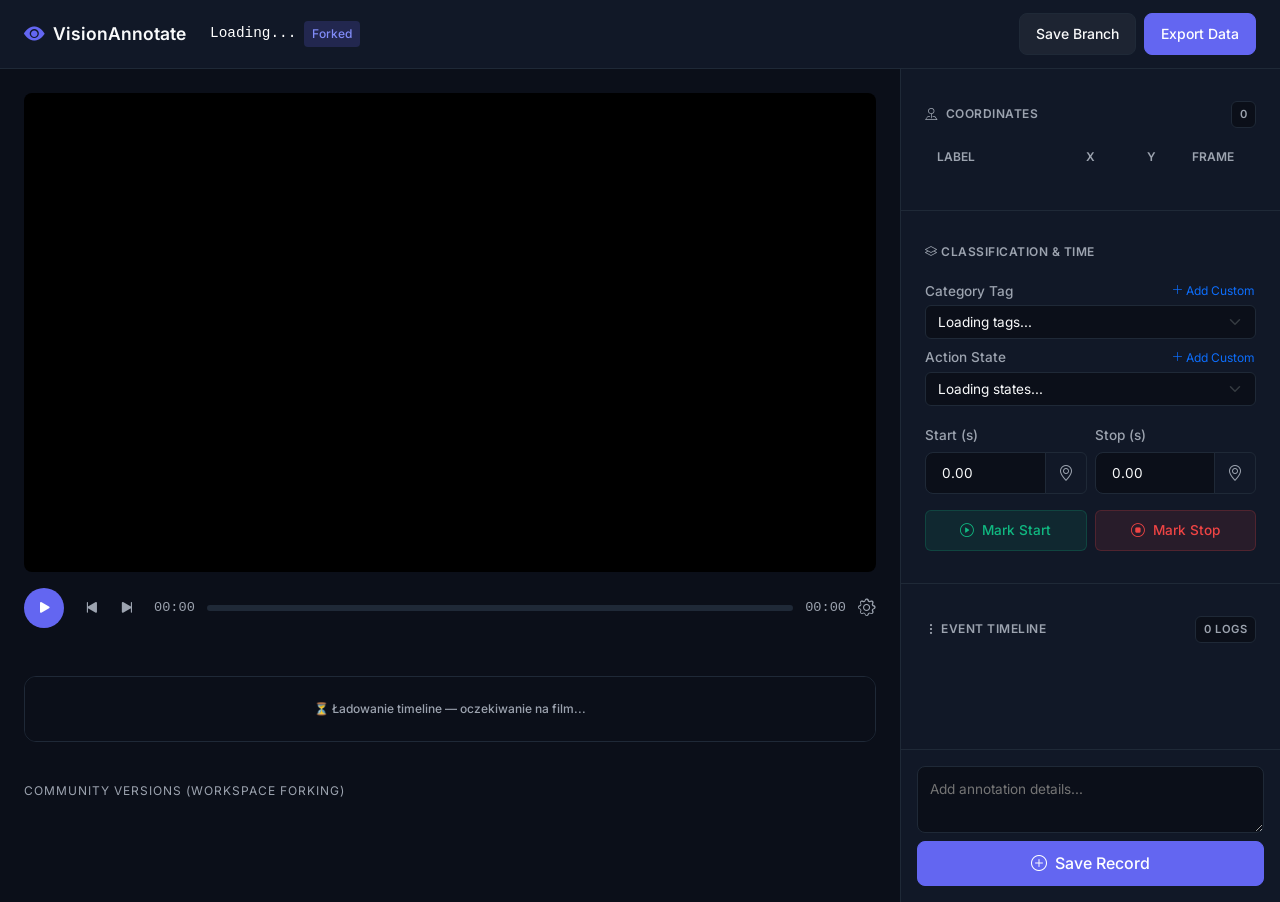
<file: frontend/index.html>
<!DOCTYPE html>
<html lang="pl">

<head>
    <meta charset="UTF-8">
    <meta name="viewport" content="width=device-width, initial-scale=1.0">
    <title>Workspace - VisionAnnotate</title>
    <link rel="preconnect" href="https://fonts.googleapis.com">
    <link rel="preconnect" href="https://fonts.gstatic.com" crossorigin>
    <link href="https://fonts.googleapis.com/css2?family=Inter:wght@400;500;600;700&display=swap" rel="stylesheet">
    <link href="https://cdn.jsdelivr.net/npm/bootstrap@5.3.2/dist/css/bootstrap.min.css" rel="stylesheet">
    <link rel="stylesheet" href="https://cdn.jsdelivr.net/npm/bootstrap-icons@1.11.1/font/bootstrap-icons.css">
    <link rel="stylesheet" href="css/style.css">
</head>

<body>

    <nav class="va-workspace-nav d-flex justify-content-between align-items-center">
        <div class="d-flex align-items-center gap-2 gap-md-4">
            <a href="dashboard.html" class="va-brand">
                <i class="bi bi-eye-fill va-brand-icon"></i>
                <span class="d-none d-md-inline">VisionAnnotate</span>
            </a>
            <div class="d-flex align-items-center gap-2">
                <span id="projectTitleDisplay" class="text-white font-monospace text-truncate d-inline-block"
                    style="font-size: 0.9rem; max-width: 120px;">Loading...</span>
                <span class="badge-forked d-none d-sm-inline-block">Forked</span>
            </div>
            <div id="viewModeBanner" class="view-mode-banner d-none">
                <i class="bi bi-eye"></i> Viewing version (Read-only)
            </div>
        </div>
        <div class="d-flex gap-2">
            <button class="btn btn-secondary-dark btn-sm px-2 px-md-3">
                <i class="bi bi-cloud-arrow-up d-inline d-md-none"></i>
                <span class="d-none d-md-inline">Save Branch</span>
            </button>
            <button class="btn btn-primary btn-sm px-2 px-md-3">
                <i class="bi bi-download d-inline d-md-none"></i>
                <span class="d-none d-md-inline">Export Data</span>
            </button>
        </div>
    </nav>

    <div class="workspace-container">
        <div class="workspace-main">

            <div class="video-wrapper" id="videoContainer">
                <div id="ytplayer" class="video-iframe"></div>
                <canvas id="annotationCanvas" class="canvas-layer"></canvas>
            </div>
            <div id="floatingActionMenu" class="floating-action-menu" style="display: none;">
                <button id="floatingRenameBtn" class="action-btn rename-btn" title="Rename">
                    <i class="bi bi-pencil"></i>
                </button>
                <button id="floatingTrashBtn" class="action-btn trash-btn" title="Delete Box">
                    <i class="bi bi-trash"></i>
                </button>
            </div>

            <div class="player-controls">
                <button class="btn-play" id="playPauseBtn">
                    <i class="bi bi-play-fill" id="playIcon"></i>
                </button>

                <div class="d-flex gap-1">
                    <button class="btn-frame" id="prevFrameBtn" title="Previous Frame"><i
                            class="bi bi-skip-start-fill"></i></button>
                    <button class="btn-frame" id="nextFrameBtn" title="Next Frame"><i
                            class="bi bi-skip-end-fill"></i></button>
                </div>

                <div class="time-display" id="currentTimeDisplay">00:00</div>

                <div class="progress-container" id="progressBarContainer">
                    <div class="progress-bar-fill" id="progressBar"></div>
                    <div class="progress-handle"></div>
                </div>

                <div class="time-display" id="durationDisplay">00:00</div>

                <button class="btn-icon"><i class="bi bi-gear"></i></button>
            </div>

            <div class="scrub-timeline-section">
                <canvas id="scrubTimeline" class="scrub-timeline-canvas"></canvas>
            </div>

            <div class="community-section">
                <div class="community-header">COMMUNITY VERSIONS (WORKSPACE FORKING)</div>
                <div class="d-flex gap-2" id="userCarousel">
                </div>
            </div>
        </div>

        <div class="workspace-sidebar">
            <div class="sidebar-panel">
                <div class="panel-header">
                    <div><i class="bi bi-pin-map me-2"></i>Coordinates</div>
                    <div class="panel-badge" id="coordCountBadge">0</div>
                </div>
                <div class="coord-table-header">
                    <div>Label</div>
                    <div>X</div>
                    <div>Y</div>
                    <div>Frame</div>
                </div>
                <div id="coordinatesList"></div>
            </div>

            <div class="sidebar-panel">
                <div class="panel-header">
                    <div><i class="bi bi-layers"></i> CLASSIFICATION & TIME</div>
                </div>

                <div class="mb-2">
                    <div class="d-flex justify-content-between align-items-center mb-1">
                        <label class="form-label mb-0">Category Tag</label>
                        <button id="add-custom-tag-btn" class="btn btn-link btn-xs p-0 text-decoration-none text-cyan" style="font-size: 0.75rem;"><i class="bi bi-plus-lg"></i> Add Custom</button>
                    </div>
                    <select id="tag-select" class="form-select va-input-bg">
                        <option value="">Loading tags...</option>
                    </select>
                </div>

                <div class="mb-3">
                    <div class="d-flex justify-content-between align-items-center mb-1">
                        <label class="form-label mb-0">Action State</label>
                        <button id="add-custom-state-btn" class="btn btn-link btn-xs p-0 text-decoration-none text-cyan" style="font-size: 0.75rem;"><i class="bi bi-plus-lg"></i> Add Custom</button>
                    </div>
                    <select id="state-select" class="form-select va-input-bg">
                        <option value="">Loading states...</option>
                    </select>
                </div>

                <div class="row g-2 mb-3">
                    <div class="col-6">
                        <label class="form-label">Start (s)</label>
                        <div class="input-group">
                            <input type="number" id="start-time-input" class="form-control va-input-bg" step="0.1"
                                value="0.00">
                            <button class="btn btn-outline-secondary" id="set-start-btn" title="Capture Player Time"><i
                                    class="bi bi-geo-alt"></i></button>
                        </div>
                    </div>
                    <div class="col-6">
                        <label class="form-label">Stop (s)</label>
                        <div class="input-group">
                            <input type="number" id="end-time-input" class="form-control va-input-bg" step="0.1"
                                value="0.00">
                            <button class="btn btn-outline-secondary" id="set-end-btn" title="Capture Player Time"><i
                                    class="bi bi-geo-alt"></i></button>
                        </div>
                    </div>
                </div>

                <div class="d-flex gap-2">
                    <button class="btn-state btn-start" id="quick-start-btn"><i class="bi bi-play-circle"></i> Mark
                        Start</button>
                    <button class="btn-state btn-stop" id="quick-stop-btn"><i class="bi bi-stop-circle"></i> Mark
                        Stop</button>
                </div>
            </div>

            <div class="sidebar-panel"
                style="flex: 1; display: flex; flex-direction: column; border-bottom: none; padding-bottom: 0;">
                <div class="panel-header">
                    <div><i class="bi bi-three-dots-vertical"></i> EVENT TIMELINE</div>
                    <div class="panel-badge" id="eventCountBadge">0 logs</div>
                </div>

                <div class="timeline-container" id="eventsTimelineList" style="flex: 1; overflow-y: auto;">
                </div>
            </div>

            <div class="note-input-container">
                <div class="position-relative d-flex flex-column gap-2">
                    <textarea id="event-comment" class="note-input" placeholder="Add annotation details..."
                        rows="2"></textarea>
                    <button id="save-event-btn" class="btn btn-primary w-100">
                        <i class="bi bi-plus-circle me-2"></i>Save Record
                    </button>
                </div>
            </div>

        </div>
    </div>

    <!-- Modal for custom tag/state -->
    <div class="modal fade" id="customTagStateModal" tabindex="-1" aria-hidden="true">
        <div class="modal-dialog modal-dialog-centered modal-sm">
            <div class="modal-content" style="background: #111827; border: 1px solid #1F2937; color: #fff; border-radius: 12px;">
                <div class="modal-header border-bottom-0 pb-0">
                    <h5 class="modal-title" id="customModalTitle" style="font-size: 1rem; font-weight: 600;">Add Custom Item</h5>
                    <button type="button" class="btn-close btn-close-white" data-bs-dismiss="modal" aria-label="Close"></button>
                </div>
                <div class="modal-body">
                    <div class="mb-3">
                        <label class="form-label" style="font-size: 0.85rem; color: #9CA3AF;">Name</label>
                        <input type="text" id="custom-item-name" class="form-control va-input-bg" placeholder="Enter name...">
                    </div>
                </div>
                <div class="modal-footer border-top-0 pt-0">
                    <button type="button" class="btn btn-secondary-dark btn-sm" data-bs-dismiss="modal">Cancel</button>
                    <button type="button" id="save-custom-item-btn" class="btn btn-primary btn-sm px-3">Save</button>
                </div>
            </div>
        </div>
    </div>

    <script src="https://www.youtube.com/iframe_api"></script>
    <script src="js/utils.js"></script>
    <script src="js/app-state.js"></script>
    <script src="js/youtube-player.js"></script>
    <script src="js/canvas-engine.js"></script>
    <script src="js/canvas-editor.js"></script>
    <script src="js/ui-ux-polish.js"></script>
    <script src="js/workspace-manager.js"></script>
    <script src="js/timeline.js"></script>
    <script src="https://cdn.jsdelivr.net/npm/bootstrap@5.3.2/dist/js/bootstrap.bundle.min.js"></script>
</body>

</html>
</file>
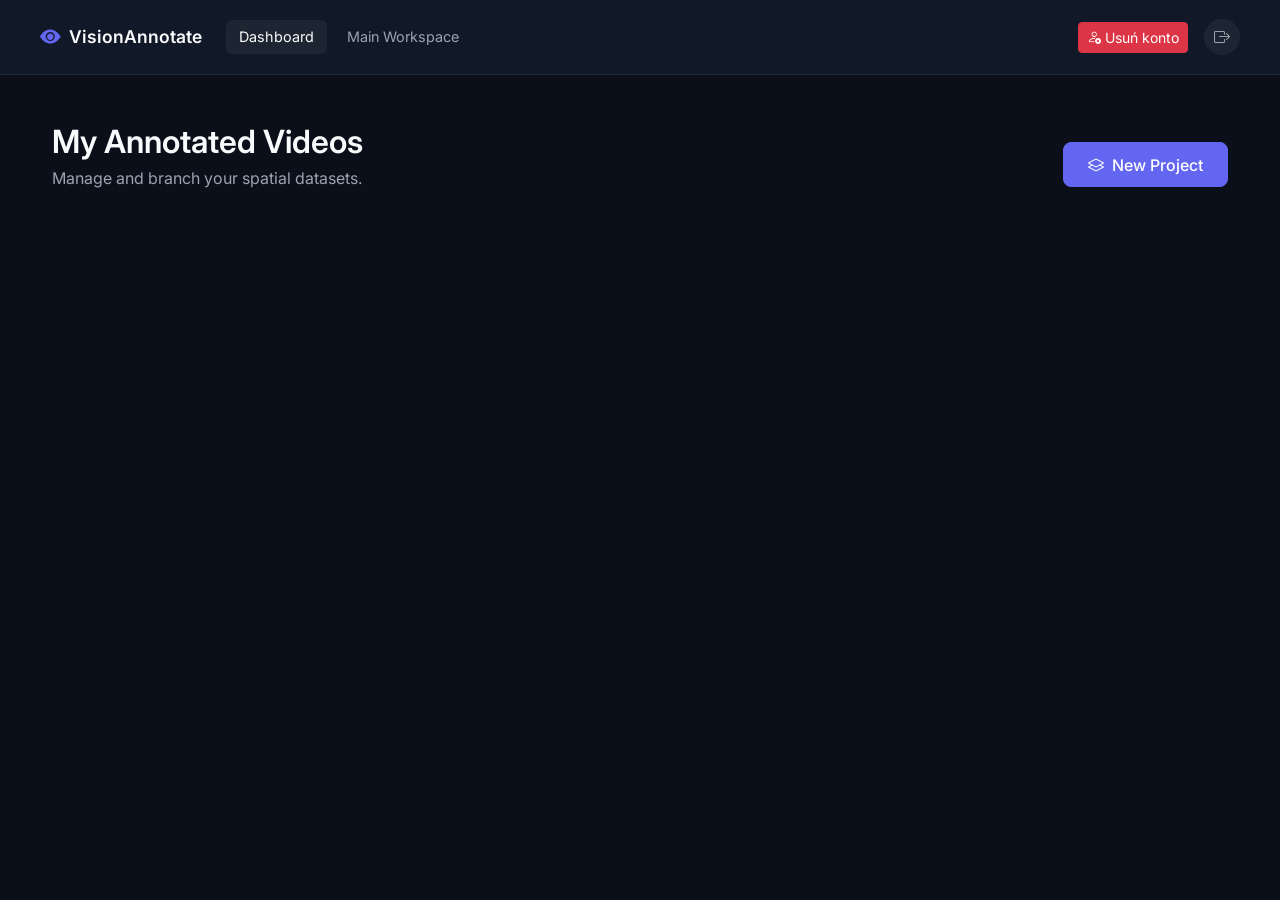
<file: frontend/dashboard.html>
<!DOCTYPE html>
<html lang="pl">

<head>
    <meta charset="UTF-8">
    <meta name="viewport" content="width=device-width, initial-scale=1.0">
    <title>Dashboard - VisionAnnotate</title>
    <link rel="preconnect" href="https://fonts.googleapis.com">
    <link rel="preconnect" href="https://fonts.gstatic.com" crossorigin>
    <link href="https://fonts.googleapis.com/css2?family=Inter:wght@400;500;600;700&display=swap" rel="stylesheet">
    <link href="https://cdn.jsdelivr.net/npm/bootstrap@5.3.2/dist/css/bootstrap.min.css" rel="stylesheet">
    <link rel="stylesheet" href="https://cdn.jsdelivr.net/npm/bootstrap-icons@1.11.1/font/bootstrap-icons.css">
    <link rel="stylesheet" href="css/style.css">
</head>

<body>

    <nav class="va-navbar d-flex align-items-center justify-content-between">
        <div class="d-flex align-items-center gap-4">
            <a href="dashboard.html" class="va-brand">
                <i class="bi bi-eye-fill va-brand-icon"></i>
                VisionAnnotate
            </a>
            <div class="d-flex gap-2">
                <a href="#" class="va-nav-link active">Dashboard</a>
                <a href="index.html" class="va-nav-link">Main Workspace</a>
            </div>
        </div>
        <div class="d-flex align-items-center gap-3">
            <button class="btn btn-danger btn-sm" id="deleteAccountBtn"><i class="bi bi-person-x"></i> Usuń konto</button>
            <div class="va-avatar" style="cursor: pointer;" onclick="window.location.href='login.html'"
                title="Sign out">
                <i class="bi bi-box-arrow-right"></i>
            </div>
        </div>
    </nav>

    <div class="container mt-5" style="max-width: 1200px;">
        <div class="d-flex justify-content-between align-items-center mb-4">
            <div>
                <h2 class="mb-1">My Annotated Videos</h2>
                <p class="text-muted">Manage and branch your spatial datasets.</p>
            </div>
            <button class="btn btn-primary d-flex align-items-center gap-2" data-bs-toggle="modal"
                data-bs-target="#newProjectModal">
                <i class="bi bi-layers"></i>
                New Project
            </button>
        </div>

        <div class="row g-4" id="projectsGrid">
        </div>

    </div>

    <div class="modal fade" id="newProjectModal" tabindex="-1" aria-labelledby="newProjectModalLabel"
        aria-hidden="true">
        <div class="modal-dialog modal-dialog-centered">
            <div class="modal-content va-modal">
                <div class="modal-header va-modal-header">
                    <h5 class="modal-title" id="newProjectModalLabel">Create New Project</h5>
                    <button type="button" class="btn-close-va" data-bs-dismiss="modal" aria-label="Close"></button>
                </div>
                <div class="modal-body va-modal-body">
                    <div class="mb-4">
                        <label for="projectName" class="form-label">Project Name</label>
                        <input type="text" class="form-control" id="projectName"
                            placeholder="e.g., Intersection Cam 02">
                    </div>
                    <div>
                        <label for="videoUrl" class="form-label">Video Source URL</label>
                        <div class="input-group">
                            <span class="input-group-text va-input-icon"><i class="bi bi-link-45deg"></i></span>
                            <input type="text" class="form-control va-input-with-icon" id="videoUrl"
                                placeholder="https://youtube.com/... or .mp4 link">
                        </div>
                        <div class="form-text mt-2 text-muted" style="font-size: 0.8rem;">Paste a link to a YouTube
                            video, Vimeo, or direct MP4 file.</div>
                    </div>
                </div>
                <div class="modal-footer va-modal-footer">
                    <button type="button" class="btn btn-secondary-dark" data-bs-dismiss="modal">Cancel</button>
                    <button type="button" class="btn btn-primary" id="createProjectBtn">Create Project</button>
                </div>
            </div>
        </div>
    </div>

    <script src="https://cdn.jsdelivr.net/npm/bootstrap@5.3.2/dist/js/bootstrap.bundle.min.js"></script>
    <script src="js/utils.js?v=3"></script>
    <script src="js/dashboard.js?v=3"></script>
</body>

</html>
</file>
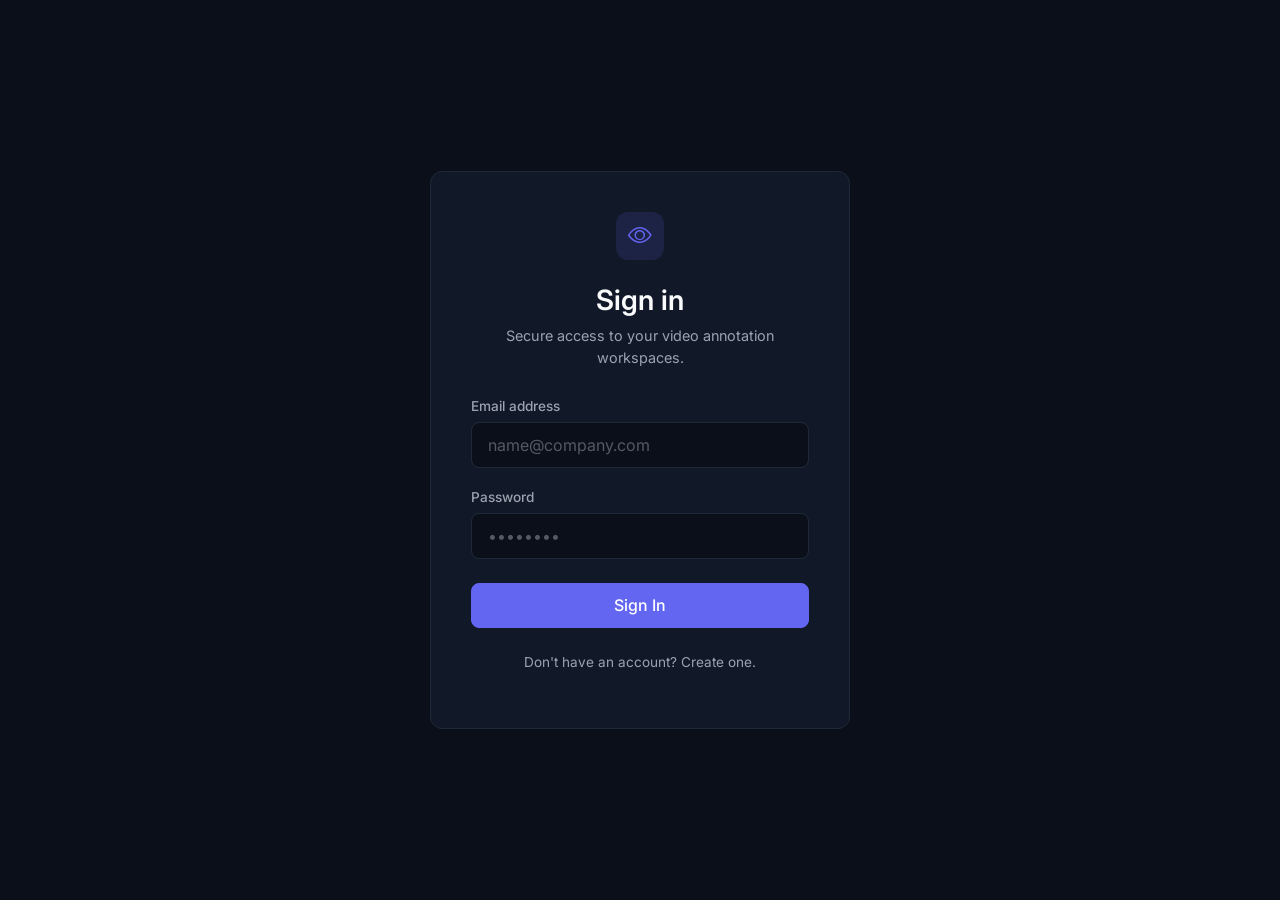
<file: frontend/login.html>
<!DOCTYPE html>
<html lang="pl">

<head>
    <meta charset="UTF-8">
    <meta name="viewport" content="width=device-width, initial-scale=1.0">
    <title>Sign in - VisionAnnotate</title>
    <link rel="preconnect" href="https://fonts.googleapis.com">
    <link rel="preconnect" href="https://fonts.gstatic.com" crossorigin>
    <link href="https://fonts.googleapis.com/css2?family=Inter:wght@400;500;600;700&display=swap" rel="stylesheet">
    <link href="https://cdn.jsdelivr.net/npm/bootstrap@5.3.2/dist/css/bootstrap.min.css" rel="stylesheet">
    <link rel="stylesheet" href="https://cdn.jsdelivr.net/npm/bootstrap-icons@1.11.1/font/bootstrap-icons.css">
    <link rel="stylesheet" href="css/style.css">
</head>

<body>

    <div class="login-container">
        <div class="va-card login-card text-center">
            <div class="login-icon-wrapper">
                <i class="bi bi-eye"></i>
            </div>

            <h3 class="mb-2">Sign in</h3>
            <p class="text-muted mb-4" style="font-size: 0.9rem;">Secure access to your video annotation workspaces.</p>

            <form action="dashboard.html">
                <div class="mb-3 text-start">
                    <label for="emailInput" class="form-label">Email address</label>
                    <input type="email" class="form-control" id="emailInput" placeholder="name@company.com" required>
                </div>

                <div class="mb-4 text-start">
                    <label for="passwordInput" class="form-label">Password</label>
                    <input type="password" class="form-control" id="passwordInput" placeholder="••••••••" required>
                </div>

                <button type="submit" class="btn btn-primary w-100 mb-4">Sign In</button>
            </form>

            <p class="text-muted" style="font-size: 0.85rem;">
                Don't have an account? <a href="register.html" class="text-decoration-none"
                    style="color: var(--va-text-muted);">Create one.</a>
            </p>
        </div>
    </div>
    <script src="https://cdn.jsdelivr.net/npm/bootstrap@5.3.2/dist/js/bootstrap.bundle.min.js"></script>
    <script>
        document.querySelector("form").addEventListener("submit", async function(e) {
            e.preventDefault();
            let d = new URLSearchParams();
            d.append('username', document.getElementById('emailInput').value);
            d.append('password', document.getElementById('passwordInput').value);
            let r = await fetch('http://localhost:8000/auth/login', {method: 'POST', body: d});
            if(r.ok) {
                let j = await r.json();
                localStorage.setItem('token', j.access_token);
                alert("Zalogowano pomyślnie!");
                window.location.href = "dashboard.html";
            } else {
                try {
                    let err = await r.json();
                    alert("Błąd logowania: " + (err.detail || "Nieprawidłowe dane"));
                } catch(e) {
                    alert("Błąd logowania. Spróbuj ponownie.");
                }
            }
        });
    </script>
</body>

</html>
</file>
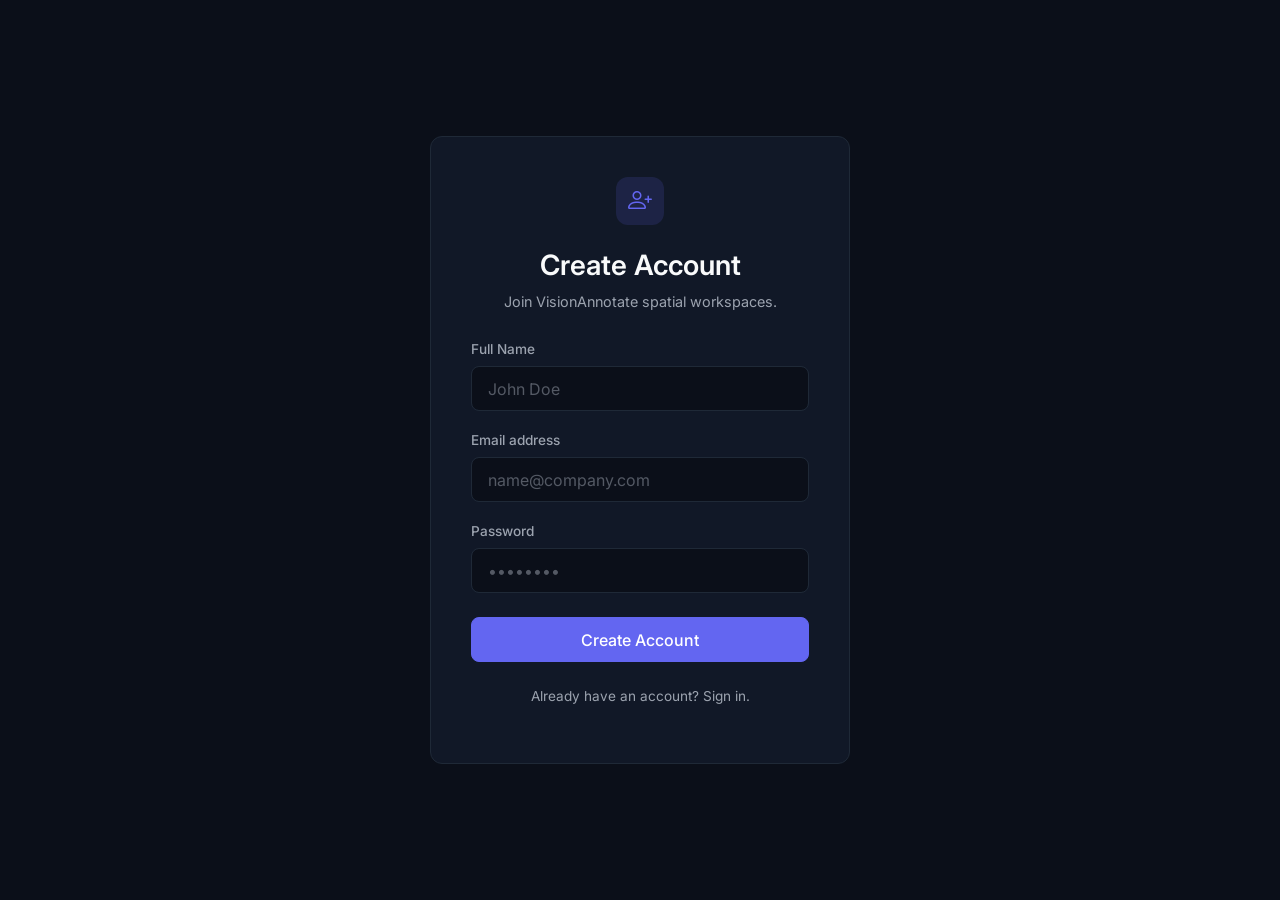
<file: frontend/register.html>
<!DOCTYPE html>
<html lang="pl">

<head>
    <meta charset="UTF-8">
    <meta name="viewport" content="width=device-width, initial-scale=1.0">
    <title>Create Account - VisionAnnotate</title>
    <link rel="preconnect" href="https://fonts.googleapis.com">
    <link rel="preconnect" href="https://fonts.gstatic.com" crossorigin>
    <link href="https://fonts.googleapis.com/css2?family=Inter:wght@400;500;600;700&display=swap" rel="stylesheet">
    <link href="https://cdn.jsdelivr.net/npm/bootstrap@5.3.2/dist/css/bootstrap.min.css" rel="stylesheet">
    <link rel="stylesheet" href="https://cdn.jsdelivr.net/npm/bootstrap-icons@1.11.1/font/bootstrap-icons.css">
    <link rel="stylesheet" href="css/style.css">
</head>

<body>

    <div class="login-container">
        <div class="va-card login-card text-center">
            <div class="login-icon-wrapper">
                <i class="bi bi-person-plus"></i>
            </div>

            <h3 class="mb-2">Create Account</h3>
            <p class="text-muted mb-4" style="font-size: 0.9rem;">Join VisionAnnotate spatial workspaces.</p>

            <form action="dashboard.html">
                <div class="mb-3 text-start">
                    <label for="nameInput" class="form-label">Full Name</label>
                    <input type="text" class="form-control" id="nameInput" placeholder="John Doe" required>
                </div>

                <div class="mb-3 text-start">
                    <label for="emailInput" class="form-label">Email address</label>
                    <input type="email" class="form-control" id="emailInput" placeholder="name@company.com" required>
                </div>

                <div class="mb-4 text-start">
                    <label for="passwordInput" class="form-label">Password</label>
                    <input type="password" class="form-control" id="passwordInput" placeholder="••••••••" required>
                </div>

                <button type="submit" class="btn btn-primary w-100 mb-4">Create Account</button>
            </form>

            <p class="text-muted" style="font-size: 0.85rem;">
                Already have an account? <a href="login.html" class="text-decoration-none"
                    style="color: var(--va-text-muted);">Sign in.</a>
            </p>
        </div>
    </div>

    <script src="https://cdn.jsdelivr.net/npm/bootstrap@5.3.2/dist/js/bootstrap.bundle.min.js"></script>
    <script>
        document.querySelector("form").addEventListener("submit", async function(e) {
            e.preventDefault();
            let b = {
                username: document.getElementById('nameInput').value,
                email: document.getElementById('emailInput').value,
                password: document.getElementById('passwordInput').value
            };
            let r = await fetch('http://localhost:8000/auth/register', {
                method: 'POST', 
                headers: {'Content-Type': 'application/json'},
                body: JSON.stringify(b)
            });
            if(r.ok) {
                alert("Konto zostało pomyślnie utworzone! Możesz się teraz zalogować.");
                window.location.href = "login.html";
            } else {
                try {
                    let err = await r.json();
                    alert("Błąd rejestracji: " + (err.detail || "Nieznany błąd"));
                } catch(e) {
                    alert("Błąd rejestracji. Spróbuj ponownie.");
                }
            }
        });
    </script>
</body>

</html>
</file>
<file: frontend/css/style.css>
:root {
  --va-bg-dark: #0b0f19;
  --va-panel-bg: #111827;
  --va-panel-border: #1F2937;
  --va-primary: #6366F1;
  --va-primary-hover: #4F46E5;
  --va-text-main: #F9FAFB;
  --va-text-muted: #9CA3AF;
  --va-input-bg: #0b0f19;
  --va-input-border: #1F2937;
  --va-accent-cyan: #06B6D4;
  --va-success: #10B981;
  --va-success-bg: rgba(16, 185, 129, 0.1);
  --va-danger: #EF4444;
  --va-danger-bg: rgba(239, 68, 68, 0.1);
}

body {
  background-color: var(--va-bg-dark);
  color: var(--va-text-main);
  font-family: 'Inter', -apple-system, BlinkMacSystemFont, "Segoe UI", Roboto, "Helvetica Neue", Arial, sans-serif;
  margin: 0;
  padding: 0;
  min-height: 100vh;
  overflow-x: hidden;
}

h1,
h2,
h3,
h4,
h5,
h6 {
  color: var(--va-text-main);
  font-weight: 600;
}

.text-muted {
  color: var(--va-text-muted) !important;
}

.va-navbar {
  border-bottom: 1px solid var(--va-panel-border);
  padding: 1.2rem 2.5rem;
  background-color: var(--va-panel-bg);
}

.va-brand {
  font-weight: 600;
  font-size: 1.1rem;
  color: var(--va-text-main);
  display: flex;
  align-items: center;
  gap: 0.5rem;
  text-decoration: none;
}

.va-brand-icon {
  color: var(--va-primary);
  font-size: 1.3rem;
}

.va-nav-link {
  color: var(--va-text-muted);
  text-decoration: none;
  font-size: 0.9rem;
  padding: 0.4rem 0.8rem;
  border-radius: 6px;
  transition: all 0.2s;
}

.va-nav-link:hover {
  color: var(--va-text-main);
}

.va-nav-link.active {
  background-color: rgba(255, 255, 255, 0.05);
  color: var(--va-text-main);
}

.va-avatar {
  width: 36px;
  height: 36px;
  border-radius: 50%;
  background-color: rgba(255, 255, 255, 0.05);
  display: flex;
  align-items: center;
  justify-content: center;
  color: var(--va-text-muted);
  border: 1px solid var(--va-panel-border);
}

.va-workspace-nav {
  padding: 0.8rem 1.5rem;
  background-color: var(--va-panel-bg);
  border-bottom: 1px solid var(--va-panel-border);
}

.badge-forked {
  background-color: rgba(99, 102, 241, 0.2);
  color: #818CF8;
  font-weight: 500;
  font-size: 0.75rem;
  padding: 0.25rem 0.5rem;
  border-radius: 4px;
}

.view-mode-banner {
  background-color: rgba(99, 102, 241, 0.15);
  color: #818CF8;
  font-size: 0.85rem;
  font-weight: 500;
  padding: 0.6rem 1.5rem;
  border-radius: 8px;
  border: 1px solid rgba(99, 102, 241, 0.3);
  display: flex;
  align-items: center;
  gap: 0.6rem;
  margin-left: 3rem;
}

.va-card {
  background-color: var(--va-panel-bg);
  border: 1px solid var(--va-panel-border);
  border-radius: 12px;
}

.project-card {
  overflow: hidden;
  transition: transform 0.2s;
  background-color: var(--va-panel-bg);
  border: 1px solid var(--va-panel-border);
  border-radius: 12px;
}

.project-card:hover {
  transform: translateY(-2px);
  border-color: rgba(99, 102, 241, 0.5);
}

.project-card-img {
  width: 100%;
  height: 200px;
  object-fit: cover;
  border-bottom: 1px solid var(--va-panel-border);
  background-color: #1a1e2e;
}

.project-card-body {
  padding: 1.25rem;
}

.project-card-title {
  font-size: 1rem;
  margin-top: 0.5rem;
  margin-bottom: 0.25rem;
  color: var(--va-text-main);
}

.project-card-meta {
  font-size: 0.8rem;
  color: var(--va-text-muted);
  margin-bottom: 1rem;
}

.project-actions {
  display: flex;
  justify-content: flex-end;
  gap: 0.5rem;
}

.login-container {
  display: flex;
  align-items: center;
  justify-content: center;
  min-height: 100vh;
  padding: 1rem;
}

.login-card {
  width: 100%;
  max-width: 420px;
  padding: 2.5rem;
  background-color: var(--va-panel-bg);
  border: 1px solid var(--va-panel-border);
  border-radius: 12px;
}

.login-icon-wrapper {
  width: 48px;
  height: 48px;
  background-color: rgba(99, 102, 241, 0.15);
  border-radius: 12px;
  display: flex;
  align-items: center;
  justify-content: center;
  margin: 0 auto 1.5rem;
  color: var(--va-primary);
  font-size: 1.5rem;
}

.form-label {
  color: var(--va-text-muted);
  font-size: 0.85rem;
  font-weight: 500;
  margin-bottom: 0.4rem;
}

.form-control {
  background-color: var(--va-input-bg);
  border: 1px solid var(--va-input-border);
  color: var(--va-text-main);
  border-radius: 8px;
  padding: 0.6rem 1rem;
}

.form-control:focus {
  background-color: var(--va-input-bg);
  color: var(--va-text-main);
  box-shadow: 0 0 0 0.25rem rgba(99, 102, 241, 0.25);
  border-color: var(--va-primary);
}

.form-control::placeholder {
  color: var(--va-text-muted);
  opacity: 0.5;
}

.input-group-text.va-input-icon {
  background-color: var(--va-input-bg);
  border: 1px solid var(--va-input-border);
  border-right: none;
  color: var(--va-text-muted);
}

.form-control.va-input-with-icon {
  border-left: none;
  padding-left: 0;
}

.form-control.va-input-with-icon:focus {
  box-shadow: none;
}

.input-group:focus-within .input-group-text,
.input-group:focus-within .form-control {
  border-color: var(--va-primary);
}

.input-group:focus-within {
  box-shadow: 0 0 0 0.25rem rgba(99, 102, 241, 0.25);
  border-radius: 8px;
}

.modal-content.va-modal {
  background-color: var(--va-panel-bg);
  border: 1px solid var(--va-panel-border);
  border-radius: 12px;
}

.modal-header.va-modal-header {
  border-bottom: 1px solid var(--va-panel-border);
  padding: 1.5rem;
}

.modal-title {
  color: var(--va-text-main);
}

.modal-body.va-modal-body {
  padding: 1.5rem;
}

.modal-footer.va-modal-footer {
  border-top: none;
  padding: 1.5rem;
  padding-top: 0;
}

.btn-close-va {
  background: transparent url("data:image/svg+xml,%3csvg xmlns='http://www.w3.org/2000/svg' viewBox='0 0 16 16' fill='%239CA3AF'%3e%3cpath d='M.293.293a1 1 0 0 1 1.414 0L8 6.586 14.293.293a1 1 0 1 1 1.414 1.414L9.414 8l6.293 6.293a1 1 0 0 1-1.414 1.414L8 9.414l-6.293 6.293a1 1 0 0 1-1.414-1.414L6.586 8 .293 1.707a1 1 0 0 1 0-1.414z'/%3e%3c/svg%3e") center/1em auto no-repeat;
  border: 0;
  width: 1em;
  height: 1em;
  opacity: 0.8;
}

.btn-close-va:hover {
  opacity: 1;
}

.btn-primary {
  background-color: var(--va-primary);
  border-color: var(--va-primary);
  border-radius: 8px;
  font-weight: 500;
  padding: 0.6rem 1.5rem;
  transition: all 0.2s ease;
  color: white;
}

.btn-primary:hover {
  background-color: var(--va-primary-hover);
  border-color: var(--va-primary-hover);
  color: white;
}

.btn-secondary-dark {
  background-color: rgba(255, 255, 255, 0.05);
  color: var(--va-text-main);
  border: 1px solid var(--va-panel-border);
  border-radius: 8px;
  font-weight: 500;
  padding: 0.6rem 1.5rem;
}

.btn-secondary-dark:hover {
  background-color: rgba(255, 255, 255, 0.1);
  color: var(--va-text-main);
}

.btn-icon {
  background: none;
  border: none;
  color: var(--va-text-muted);
  transition: color 0.2s;
  padding: 0;
  font-size: 1.1rem;
}

.btn-icon:hover {
  color: var(--va-text-main);
}

.workspace-container {
  display: flex;
  height: calc(100vh - 67px);
  min-height: 500px;
  overflow: hidden;
}

.workspace-main {
  flex: 1;
  display: flex;
  flex-direction: column;
  padding: 1.5rem;
  min-width: 0;
  overflow-y: auto;
  position: relative;
}

.workspace-sidebar {
  width: 380px;
  background-color: var(--va-panel-bg);
  border-left: 1px solid var(--va-panel-border);
  display: flex;
  flex-direction: column;
  flex-shrink: 0;
  overflow-y: auto;
}

@media (max-width: 991.98px) {
  .workspace-container {
    flex-direction: column;
    height: auto;
    min-height: 100vh;
    overflow: visible;
  }

  .workspace-sidebar {
    width: 100%;
    border-left: none;
    border-top: 1px solid var(--va-panel-border);
    flex-shrink: 1;
    overflow-y: visible;
  }

  .workspace-main {
    padding: 1rem;
    overflow-y: visible;
    flex: none;
  }

  .player-controls {
    flex-wrap: wrap;
    justify-content: center;
  }
}

@media (max-width: 575.98px) {
  .avatar-pill {
    padding: 0.3rem 0.6rem;
    font-size: 0.75rem;
  }

  .community-section {
    overflow-x: auto;
    white-space: nowrap;
    padding-bottom: 0.5rem;
  }

  .community-section::-webkit-scrollbar {
    height: 4px;
  }

  .community-section::-webkit-scrollbar-thumb {
    background: var(--va-panel-border);
    border-radius: 2px;
  }
}

.video-wrapper {
  position: relative;
  width: 100%;
  aspect-ratio: 16 / 9;
  background-color: #000;
  border-radius: 8px;
  overflow: hidden;
}

.video-iframe {
  position: absolute;
  top: 0;
  left: 0;
  width: 100%;
  height: 100%;
  pointer-events: none;
}

.canvas-layer {
  position: absolute;
  top: 0;
  left: 0;
  width: 100%;
  height: 100%;
  z-index: 10;
  cursor: crosshair;
}

.player-controls {
  padding: 1rem 0;
  display: flex;
  align-items: center;
  gap: 0.75rem;
}

@media (max-width: 575.98px) {
  .player-controls {
    gap: 0.5rem;
    justify-content: space-between;
  }

  .time-display {
    font-size: 0.75rem;
  }

  .btn-play {
    width: 34px;
    height: 34px;
    font-size: 1rem;
  }
}

.btn-play {
  width: 40px;
  height: 40px;
  border-radius: 50%;
  background-color: var(--va-primary);
  border: none;
  color: white;
  display: flex;
  align-items: center;
  justify-content: center;
  font-size: 1.2rem;
}

.btn-play:hover {
  background-color: var(--va-primary-hover);
}

.time-display {
  font-size: 0.85rem;
  color: var(--va-text-muted);
  font-family: monospace;
}

.progress-container {
  flex: 1;
  height: 6px;
  background-color: var(--va-panel-border);
  border-radius: 3px;
  cursor: pointer;
  position: relative;
}

.progress-bar-fill {
  position: absolute;
  top: 0;
  left: 0;
  height: 100%;
  background-color: var(--va-primary);
  border-radius: 3px;
  width: 0%;
}

.progress-handle {
  position: absolute;
  top: 50%;
  transform: translate(-50%, -50%);
  width: 12px;
  height: 12px;
  background-color: white;
  border-radius: 50%;
  display: none;
}

.progress-container:hover .progress-handle {
  display: block;
}

.btn-frame {
  background: none;
  border: none;
  color: var(--va-text-muted);
  font-size: 1.2rem;
  display: flex;
  align-items: center;
}

.btn-frame:hover {
  color: white;
}

.community-section {
  margin-top: 2rem;
}

.community-header {
  font-size: 0.75rem;
  text-transform: uppercase;
  letter-spacing: 1px;
  color: var(--va-text-muted);
  margin-bottom: 0.75rem;
}

.avatar-pill {
  display: inline-flex;
  align-items: center;
  gap: 0.5rem;
  background-color: var(--va-panel-bg);
  border: 1px solid var(--va-panel-border);
  border-radius: 20px;
  padding: 0.4rem 1rem;
  color: var(--va-text-muted);
  font-size: 0.85rem;
  text-decoration: none;
  transition: all 0.2s;
  cursor: pointer;
}

.avatar-pill:hover {
  border-color: rgba(255, 255, 255, 0.4);
  color: white;
  background-color: rgba(255, 255, 255, 0.05);
}

.avatar-pill.active {
  border-color: var(--va-primary);
  color: white;
  background-color: rgba(99, 102, 241, 0.1);
  box-shadow: 0 0 0 2px rgba(99, 102, 241, 0.2);
}

.status-dot {
  width: 8px;
  height: 8px;
  border-radius: 50%;
}

.dot-green {
  background-color: #10B981;
}

.dot-blue {
  background-color: #3B82F6;
}

.dot-purple {
  background-color: #8B5CF6;
}

.dot-orange {
  background-color: #F59E0B;
}

.sidebar-panel {
  border-bottom: 1px solid var(--va-panel-border);
  padding: 2rem 1.5rem;
}

.panel-header {
  display: flex;
  justify-content: space-between;
  align-items: center;
  font-size: 0.75rem;
  text-transform: uppercase;
  font-weight: 600;
  color: var(--va-text-muted);
  letter-spacing: 0.5px;
  margin-bottom: 1.25rem;
}

.panel-badge {
  background-color: var(--va-bg-dark);
  padding: 4px 8px;
  border-radius: 6px;
  font-size: 0.7rem;
  border: 1px solid var(--va-panel-border);
}

#coordinatesList {
  max-height: 400px;
  overflow-y: auto;
}

@media (max-width: 991.98px) {
  #coordinatesList {
    max-height: 300px;
  }
}

.coord-table-header {
  display: grid;
  grid-template-columns: 2fr 1fr 1fr 1fr;
  font-size: 0.75rem;
  text-transform: uppercase;
  color: var(--va-text-muted);
  font-weight: 600;
  padding: 0 0.75rem 0.75rem 0.75rem;
  text-align: center;
}

.coord-table-header div:first-child {
  text-align: left;
}

.label-cyan {
  color: var(--va-accent-cyan);
  font-weight: 600;
  font-family: 'Inter', sans-serif;
}

.coord-row {
  background-color: var(--va-bg-dark);
  border: 1px solid var(--va-panel-border);
  border-radius: 6px;
  display: grid;
  grid-template-columns: 2fr 1fr 1fr 1fr;
  padding: 0.75rem;
  margin-bottom: 0.5rem;
  cursor: pointer;
  transition: border-color 0.15s, background-color 0.15s;
  align-items: center;
}

.coord-row:hover {
  border-color: rgba(99, 102, 241, 0.4);
  background-color: rgba(99, 102, 241, 0.05);
}

.coord-row-selected {
  border-color: var(--va-primary) !important;
  background-color: rgba(99, 102, 241, 0.1) !important;
}

.coord-col {
  font-family: monospace;
  font-size: 0.85rem;
  text-align: center;
  overflow: hidden;
  text-overflow: ellipsis;
}

.coord-col.text-start {
  text-align: left;
}

.coord-label {
  cursor: text;
  border-bottom: 1px dashed transparent;
  transition: border-color 0.2s;
}

.coord-label:hover {
  border-bottom-color: var(--va-accent-cyan);
}

.coord-label-input {
  background-color: var(--va-bg-dark);
  border: 1px solid var(--va-primary);
  color: var(--va-accent-cyan);
  font-family: 'Inter', sans-serif;
  font-weight: 600;
  font-size: 0.85rem;
  border-radius: 4px;
  padding: 2px 6px;
  width: 100%;
  outline: none;
  box-shadow: 0 0 0 2px rgba(99, 102, 241, 0.25);
}

.btn-state {
  flex: 1;
  padding: 0.6rem;
  border-radius: 6px;
  font-size: 0.85rem;
  font-weight: 500;
  display: flex;
  justify-content: center;
  align-items: center;
  gap: 0.5rem;
  border: 1px solid transparent;
}

.btn-start {
  background-color: var(--va-success-bg);
  color: var(--va-success);
  border-color: rgba(16, 185, 129, 0.2);
}

.btn-stop {
  background-color: var(--va-danger-bg);
  color: var(--va-danger);
  border-color: rgba(239, 68, 68, 0.2);
}

.timeline-item {
  position: relative;
  padding-left: 1.5rem;
  margin-bottom: 1.5rem;
  display: flex;
  flex-direction: column;
}

.timeline-dot {
  position: absolute;
  left: 0;
  top: 8px;
  width: 8px;
  height: 8px;
  background-color: var(--va-primary);
  border-radius: 50%;
}

.timeline-line {
  position: absolute;
  left: 3.5px;
  top: 20px;
  bottom: -1.5rem;
  width: 1px;
  background-color: var(--va-panel-border);
}

.timeline-item:last-child .timeline-line {
  display: none;
}

.timeline-time {
  color: var(--va-accent-cyan);
  font-family: monospace;
  font-size: 0.8rem;
  font-weight: 600;
  margin-bottom: 0.4rem;
}

.timeline-text {
  font-size: 0.85rem;
  color: #E2E8F0;
  line-height: 1.4;
}

.delete-note-btn:hover {
  color: var(--va-danger) !important;
  transform: scale(1.1);
}

.note-input-container {
  padding: 1rem;
  border-top: 1px solid var(--va-panel-border);
  background-color: var(--va-panel-bg);
  margin-top: auto;
}

.note-input {
  background-color: var(--va-bg-dark);
  border: 1px solid var(--va-panel-border);
  color: white;
  border-radius: 8px;
  padding: 0.75rem;
  width: 100%;
  font-size: 0.85rem;
}

.note-input:focus {
  outline: none;
  border-color: var(--va-primary);
}

.floating-action-menu {
  position: absolute;
  z-index: 100;
  display: flex;
  gap: 4px;
  background-color: var(--va-panel-bg);
  border: 1px solid var(--va-panel-border);
  padding: 4px;
  border-radius: 8px;
  box-shadow: 0 4px 12px rgba(0, 0, 0, 0.5);
  animation: menuAppear 0.15s ease-out;
}

.action-btn {
  width: 28px;
  height: 28px;
  border: none;
  border-radius: 4px;
  display: flex;
  align-items: center;
  justify-content: center;
  cursor: pointer;
  color: white;
  transition: all 0.15s;
}

.rename-btn {
  background-color: var(--va-primary);
}

.rename-btn:hover {
  background-color: var(--va-primary-hover);
  transform: scale(1.1);
}

.trash-btn {
  background-color: var(--va-danger);
}

.trash-btn:hover {
  background-color: #dc2626;
  transform: scale(1.1);
}

@keyframes menuAppear {
  from {
    transform: scale(0.8) translateY(10px);
    opacity: 0;
  }

  to {
    transform: scale(1) translateY(0);
    opacity: 1;
  }
}

.scrub-timeline-section {
  width: 100%;
  margin-top: 2rem;
  margin-bottom: 0.5rem;
  border-radius: 12px;
  overflow: hidden;
  background-color: var(--va-bg-dark);
  border: 1px solid var(--va-panel-border);
}

.scrub-timeline-canvas {
  display: block;
  width: 100%;
  height: 64px;
  cursor: pointer;
}

.va-input-bg {
    background-color: var(--va-input-bg) !important;
    border: 1px solid var(--va-input-border) !important;
    color: var(--va-text-main) !important;
    font-size: 0.85rem;
}

.va-input-bg:focus {
    border-color: var(--va-primary) !important;
    box-shadow: 0 0 0 0.25rem rgba(99, 102, 241, 0.25) !important;
}

.input-group .btn-outline-secondary {
    border-color: var(--va-input-border);
    color: var(--va-text-muted);
}

.input-group .btn-outline-secondary:hover {
    background-color: var(--va-primary);
    color: white;
    border-color: var(--va-primary);
}

.timeline-item {
    cursor: pointer;
    transition: background 0.2s;
    padding: 0.5rem 1rem 0.5rem 1.5rem;
}

.timeline-item:hover {
    background: rgba(255, 255, 255, 0.03);
}

.timeline-text {
    word-break: break-word;
}
</file>
